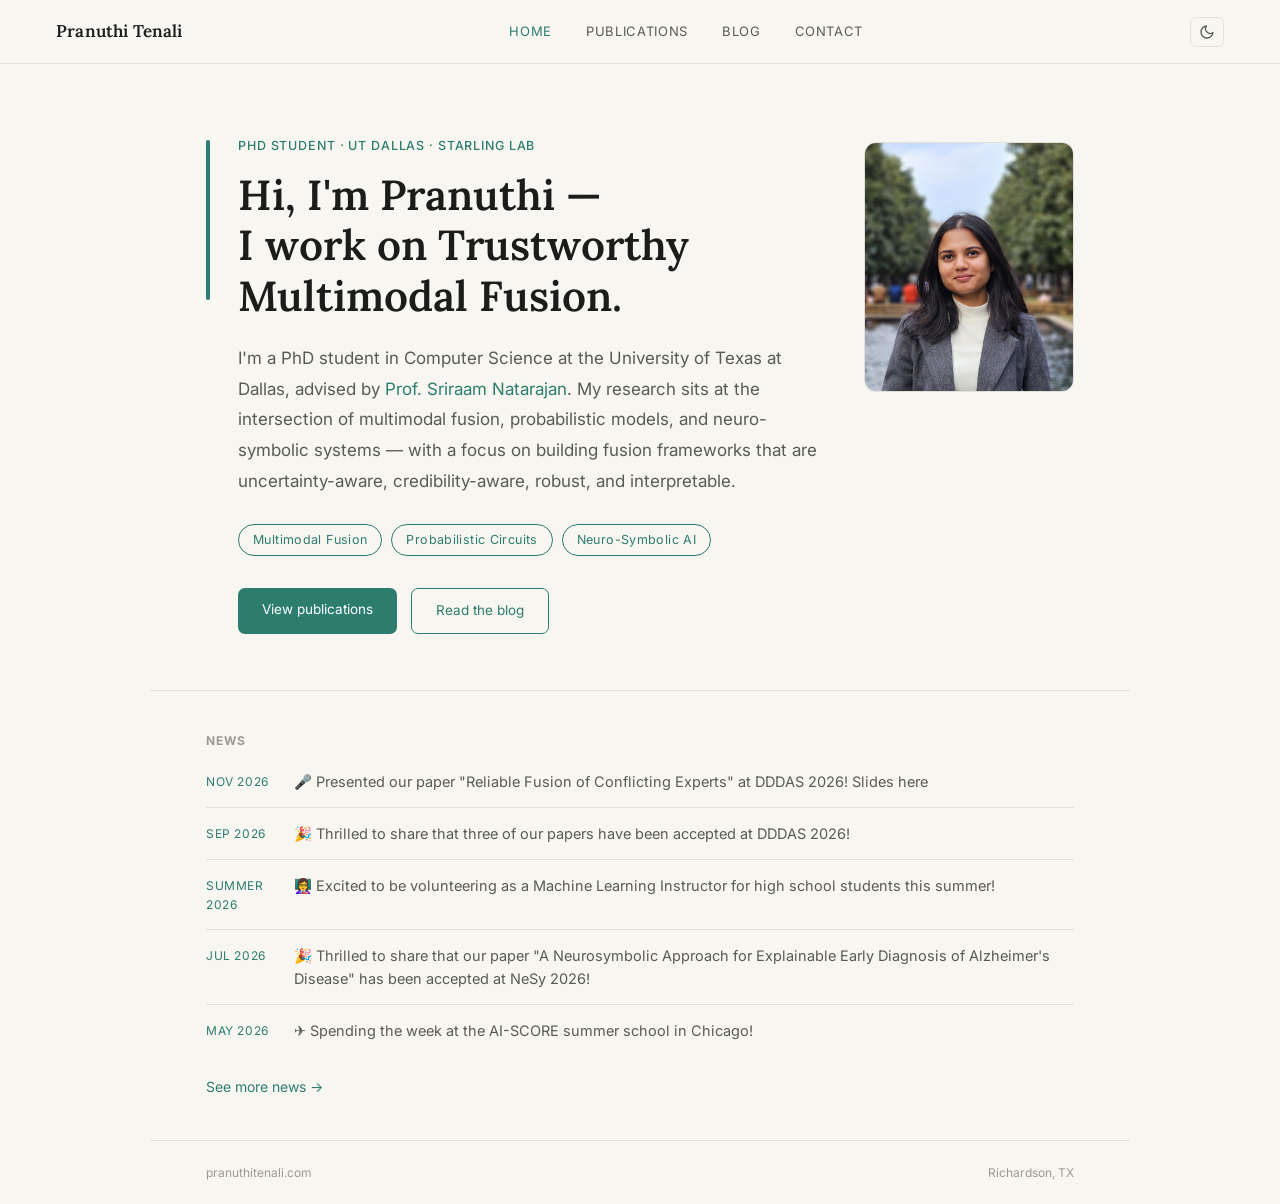
<file: index.html>
<!DOCTYPE html>
<html lang="en">
<head>
  <meta charset="UTF-8" />
  <meta name="viewport" content="width=device-width, initial-scale=1.0" />
  <title>Pranuthi Tenali</title>
  <link rel="stylesheet" href="css/style.css" />
  <link rel="stylesheet" href="css/animations.css" />
  <link rel="preconnect" href="https://fonts.googleapis.com" />
  <link rel="preconnect" href="https://fonts.gstatic.com" crossorigin />
  <link href="https://fonts.googleapis.com/css2?family=Lora:wght@400;600&family=Inter:wght@400;500&display=swap" rel="stylesheet" />
</head>
<body>

  <header class="nav">
    <a href="index.html" class="nav-logo">Pranuthi Tenali</a>
    <nav class="nav-links" aria-label="Main navigation">
      <a href="index.html" class="nav-link active">Home</a>
      <a href="publications.html" class="nav-link">Publications</a>
      <a href="blog.html" class="nav-link">Blog</a>
      <a href="contact.html" class="nav-link">Contact</a>
    </nav>
    <button class="theme-toggle" id="theme-toggle" aria-label="Toggle dark mode">
      <svg xmlns="http://www.w3.org/2000/svg" width="16" height="16" viewBox="0 0 24 24" fill="none" stroke="currentColor" stroke-width="2" stroke-linecap="round" stroke-linejoin="round" aria-hidden="true"><path d="M21 12.79A9 9 0 1 1 11.21 3 7 7 0 0 0 21 12.79z"/></svg>
    </button>
  </header>

  <main>
    <section class="hero">
      <div class="hero-rule" aria-hidden="true"></div>
      <div class="hero-text">
        <p class="role-tag">PhD Student · UT Dallas · StARLinG Lab</p>
        <h1 class="hero-name">Hi, I'm Pranuthi —<br>I work on Trustworthy Multimodal Fusion.</h1>
        <p class="hero-bio">
          I'm a PhD student in Computer Science at the University of Texas at Dallas, advised by
          <a href="https://personal.utdallas.edu/~sriraam.natarajan/" target="_blank" rel="noopener" class="text-link">Prof. Sriraam Natarajan</a>.
          My research sits at the intersection of multimodal fusion, probabilistic models, and neuro-symbolic systems —
          with a focus on building fusion frameworks that are uncertainty-aware, credibility-aware, robust, and interpretable.
        </p>
        <ul class="hero-tags" aria-label="Research areas">
          <li class="tag">Multimodal Fusion</li>
          <li class="tag">Probabilistic Circuits</li>
          <li class="tag">Neuro-Symbolic AI</li>
        </ul>
        <div class="cta-row">
          <a href="publications.html" class="btn btn-fill">View publications</a>
          <a href="blog.html" class="btn btn-out">Read the blog</a>
        </div>
      </div>
      <div class="headshot-wrap">
        <img
          src="assets/images/headshot.jpg"
          alt="Pranuthi Tenali"
          class="headshot"
          onerror="this.style.display='none'; this.nextElementSibling.style.display='flex';"
        />
        <div class="headshot-placeholder" aria-hidden="true">
          <svg xmlns="http://www.w3.org/2000/svg" width="32" height="32" viewBox="0 0 24 24" fill="none" stroke="currentColor" stroke-width="1.5" stroke-linecap="round" stroke-linejoin="round"><path d="M20 21v-2a4 4 0 0 0-4-4H8a4 4 0 0 0-4 4v2"/><circle cx="12" cy="7" r="4"/></svg>
          <span>Your photo<br>goes here</span>
        </div>
      </div>
    </section>

    <section class="section">
      <h2 class="sec-label">News</h2>
      <ul class="news-list">
        <li class="news-item">
          <p class="news-date">Nov 2026</p>
          <p class="news-text">🎤 Presented our paper "Reliable Fusion of Conflicting Experts" at DDDAS 2026! Slides <a href="assets/pdfs/DDDAS.pdf" target="_blank" rel="noopener">here</a></p>
        </li>
        <li class="news-item">
          <p class="news-date">Sep 2026</p>
          <p class="news-text">🎉 Thrilled to share that three of our papers have been accepted at DDDAS 2026!</p>
        </li>
        <li class="news-item">
          <p class="news-date">Summer 2026</p>
          <p class="news-text">👩‍🏫 Excited to be volunteering as a Machine Learning Instructor for high school students this summer!</p>
        </li>
        <li class="news-item">
          <p class="news-date">Jul 2026</p>
          <p class="news-text">🎉 Thrilled to share that our paper "A Neurosymbolic Approach for Explainable Early Diagnosis of Alzheimer's Disease" has been accepted at NeSy 2026!</p>
        </li>
        <li class="news-item">
          <p class="news-date">May 2026</p>
          <p class="news-text">✈️ Spending the week at the AI-SCORE summer school in Chicago!</p>
        </li>
      </ul>
      <a href="news.html" class="see-all-link">See more news →</a>
    </section>
  </main>

  <footer class="footer">
    <span class="footer-text">pranuthitenali.com</span>
    <span class="footer-text">Richardson, TX</span>
  </footer>

  <script src="js/main.js"></script>
</body>
</html>
</file>
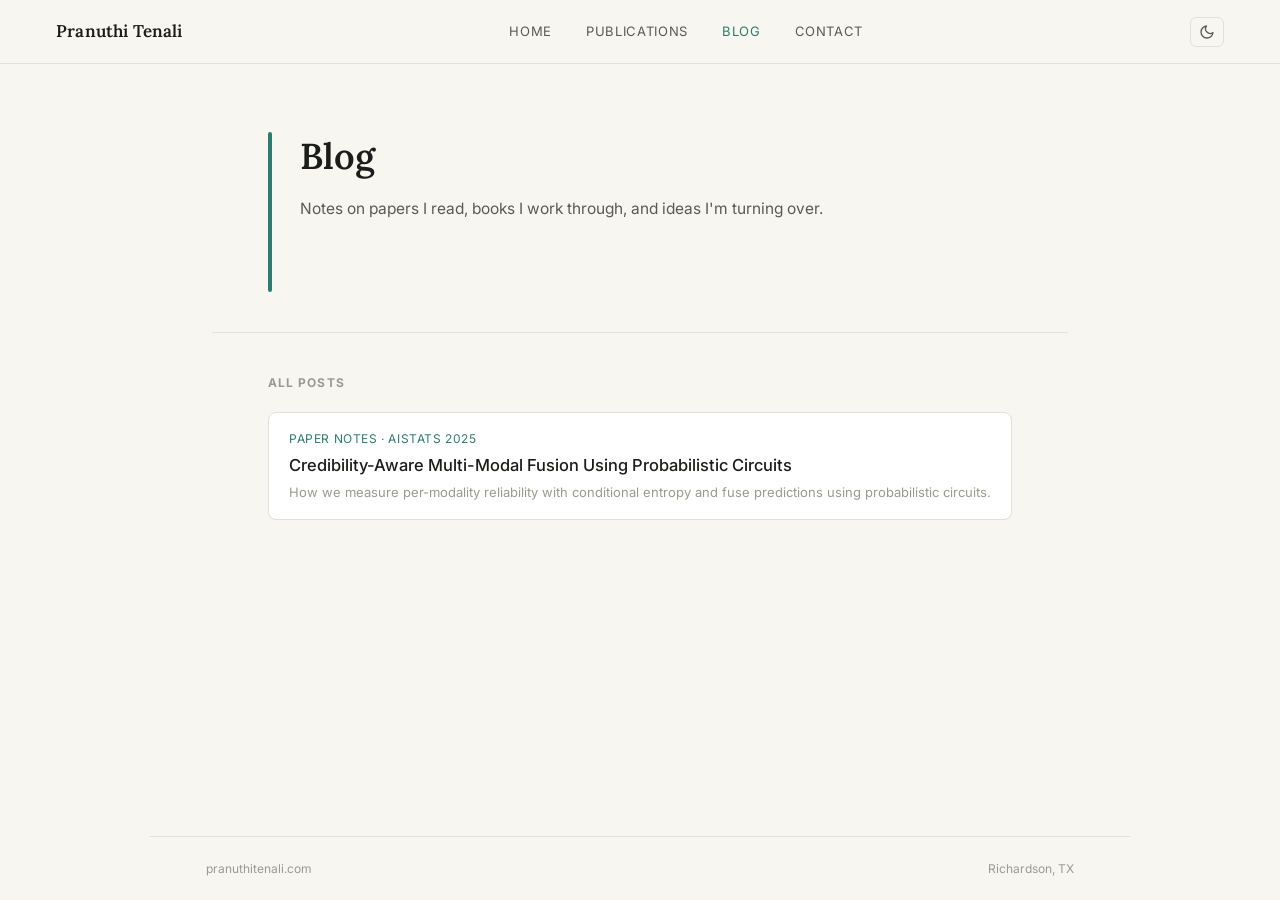
<file: blog.html>
<!DOCTYPE html>
<html lang="en">
<head>
  <meta charset="UTF-8" />
  <meta name="viewport" content="width=device-width, initial-scale=1.0" />
  <title>Blog · Pranuthi Tenali</title>
  <link rel="stylesheet" href="css/style.css" />
  <link rel="stylesheet" href="css/animations.css" />
  <link rel="preconnect" href="https://fonts.googleapis.com" />
  <link rel="preconnect" href="https://fonts.gstatic.com" crossorigin />
  <link href="https://fonts.googleapis.com/css2?family=Lora:wght@400;600&family=Inter:wght@400;500&display=swap" rel="stylesheet" />
</head>
<body>

  <header class="nav">
    <a href="index.html" class="nav-logo">Pranuthi Tenali</a>
    <nav class="nav-links" aria-label="Main navigation">
      <a href="index.html" class="nav-link">Home</a>
      <a href="publications.html" class="nav-link">Publications</a>
      <a href="blog.html" class="nav-link active">Blog</a>
      <a href="contact.html" class="nav-link">Contact</a>
    </nav>
    <button class="theme-toggle" id="theme-toggle" aria-label="Toggle dark mode">
      <svg xmlns="http://www.w3.org/2000/svg" width="16" height="16" viewBox="0 0 24 24" fill="none" stroke="currentColor" stroke-width="2" stroke-linecap="round" stroke-linejoin="round" aria-hidden="true"><path d="M21 12.79A9 9 0 1 1 11.21 3 7 7 0 0 0 21 12.79z"/></svg>
    </button>
  </header>

  <main class="page-main">
    <div class="page-header">
      <div class="hero-rule" aria-hidden="true"></div>
      <div>
        <h1 class="page-title">Blog</h1>
        <p class="page-subtitle">Notes on papers I read, books I work through, and ideas I'm turning over.</p>
      </div>
    </div>

    <section class="section">
      <h2 class="sec-label">All posts</h2>

      <ul class="blog-list">
        <li class="blog-card">
          <a href="blog/credibility-aware-multimodal-fusion.html" class="blog-card-link">
            <p class="pub-venue">Paper notes · AISTATS 2025</p>
            <p class="blog-card-title">Credibility-Aware Multi-Modal Fusion Using Probabilistic Circuits</p>
            <p class="pub-meta">How we measure per-modality reliability with conditional entropy and fuse predictions using probabilistic circuits.</p>
          </a>
        </li>
      </ul>
    </section>
  </main>

  <footer class="footer">
    <span class="footer-text">pranuthitenali.com</span>
    <span class="footer-text">Richardson, TX</span>
  </footer>

  <script src="js/main.js"></script>
</body>
</html>
</file>
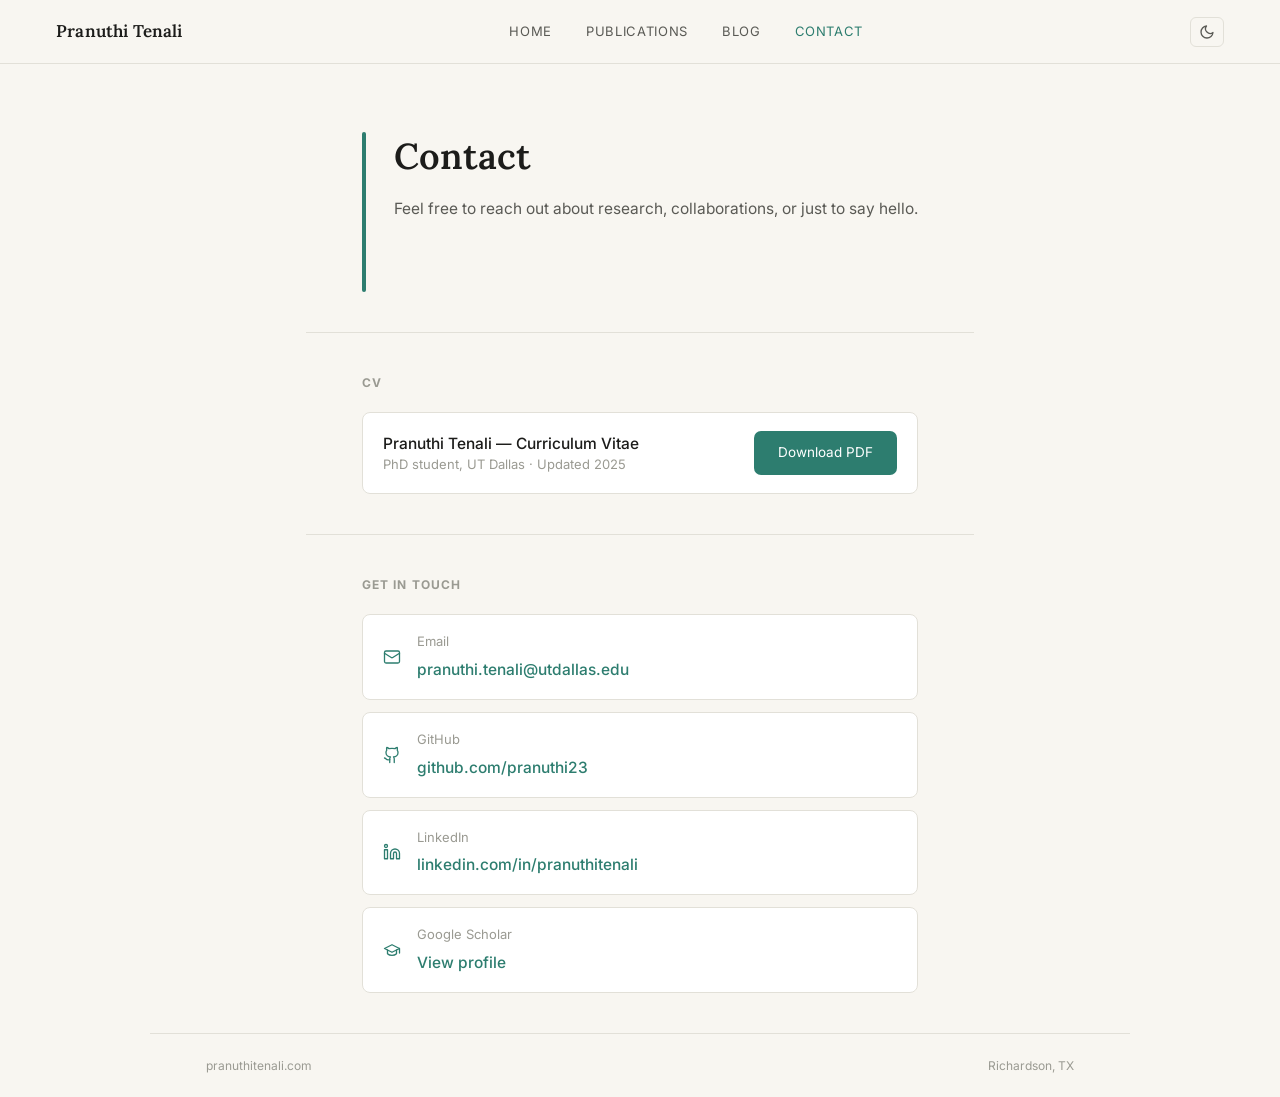
<file: contact.html>
<!DOCTYPE html>
<html lang="en">
<head>
  <meta charset="UTF-8" />
  <meta name="viewport" content="width=device-width, initial-scale=1.0" />
  <title>Contact · Pranuthi Tenali</title>
  <link rel="stylesheet" href="css/style.css" />
  <link rel="stylesheet" href="css/animations.css" />
  <link rel="preconnect" href="https://fonts.googleapis.com" />
  <link rel="preconnect" href="https://fonts.gstatic.com" crossorigin />
  <link href="https://fonts.googleapis.com/css2?family=Lora:wght@400;600&family=Inter:wght@400;500&display=swap" rel="stylesheet" />
</head>
<body>

  <header class="nav">
    <a href="index.html" class="nav-logo">Pranuthi Tenali</a>
    <nav class="nav-links" aria-label="Main navigation">
      <a href="index.html" class="nav-link">Home</a>
      <a href="publications.html" class="nav-link">Publications</a>
      <a href="blog.html" class="nav-link">Blog</a>
      <a href="contact.html" class="nav-link active">Contact</a>
    </nav>
    <button class="theme-toggle" id="theme-toggle" aria-label="Toggle dark mode">
      <svg xmlns="http://www.w3.org/2000/svg" width="16" height="16" viewBox="0 0 24 24" fill="none" stroke="currentColor" stroke-width="2" stroke-linecap="round" stroke-linejoin="round" aria-hidden="true"><path d="M21 12.79A9 9 0 1 1 11.21 3 7 7 0 0 0 21 12.79z"/></svg>
    </button>
  </header>

  <main class="page-main">
    <div class="page-header">
      <div class="hero-rule" aria-hidden="true"></div>
      <div>
        <h1 class="page-title">Contact</h1>
        <p class="page-subtitle">Feel free to reach out about research, collaborations, or just to say hello.</p>
      </div>
    </div>

    <section class="section">
      <h2 class="sec-label">CV</h2>
      <div class="cv-card">
        <div class="cv-card-text">
          <p class="pub-title" style="margin: 0;">Pranuthi Tenali — Curriculum Vitae</p>
          <p class="pub-meta">PhD student, UT Dallas · Updated 2025</p>
        </div>
        <!-- Replace href with the actual path to your CV PDF -->
        <a href="assets/pranuthi-tenali-cv.pdf" download class="btn btn-fill">Download PDF</a>
      </div>
    </section>

    <section class="section">
      <h2 class="sec-label">Get in touch</h2>
      <ul class="contact-list">
        <li class="contact-item">
          <svg class="contact-icon" xmlns="http://www.w3.org/2000/svg" width="18" height="18" viewBox="0 0 24 24" fill="none" stroke="currentColor" stroke-width="1.75" stroke-linecap="round" stroke-linejoin="round" aria-hidden="true"><rect width="20" height="16" x="2" y="4" rx="2"/><path d="m22 7-8.97 5.7a1.94 1.94 0 0 1-2.06 0L2 7"/></svg>
          <div>
            <p class="contact-label">Email</p>
            <a href="mailto:pranuthi.tenali@utdallas.edu" class="contact-value text-link">pranuthi.tenali@utdallas.edu</a>
          </div>
        </li>
        <li class="contact-item">
          <svg class="contact-icon" xmlns="http://www.w3.org/2000/svg" width="18" height="18" viewBox="0 0 24 24" fill="none" stroke="currentColor" stroke-width="1.75" stroke-linecap="round" stroke-linejoin="round" aria-hidden="true"><path d="M15 22v-4a4.8 4.8 0 0 0-1-3.5c3 0 6-2 6-5.5.08-1.25-.27-2.48-1-3.5.28-1.15.28-2.35 0-3.5 0 0-1 0-3 1.5-2.64-.5-5.36-.5-8 0C6 2 5 2 5 2c-.3 1.15-.3 2.35 0 3.5A5.403 5.403 0 0 0 4 9c0 3.5 3 5.5 6 5.5-.39.49-.68 1.05-.85 1.65-.17.6-.22 1.23-.15 1.85v4"/><path d="M9 18c-4.51 2-5-2-7-2"/></svg>
          <div>
            <p class="contact-label">GitHub</p>
            <a href="https://github.com/pranuthi23" target="_blank" rel="noopener" class="contact-value text-link">github.com/pranuthi23</a>
          </div>
        </li>
        <li class="contact-item">
          <svg class="contact-icon" xmlns="http://www.w3.org/2000/svg" width="18" height="18" viewBox="0 0 24 24" fill="none" stroke="currentColor" stroke-width="1.75" stroke-linecap="round" stroke-linejoin="round" aria-hidden="true"><path d="M16 8a6 6 0 0 1 6 6v7h-4v-7a2 2 0 0 0-2-2 2 2 0 0 0-2 2v7h-4v-7a6 6 0 0 1 6-6z"/><rect width="4" height="12" x="2" y="9"/><circle cx="4" cy="4" r="2"/></svg>
          <div>
            <p class="contact-label">LinkedIn</p>
            <a href="https://linkedin.com/in/pranuthitenali" target="_blank" rel="noopener" class="contact-value text-link">linkedin.com/in/pranuthitenali</a>
          </div>
        </li>
        <li class="contact-item">
          <svg class="contact-icon" xmlns="http://www.w3.org/2000/svg" width="18" height="18" viewBox="0 0 24 24" fill="none" stroke="currentColor" stroke-width="1.75" stroke-linecap="round" stroke-linejoin="round" aria-hidden="true"><path d="M22 10v6M2 10l10-5 10 5-10 5z"/><path d="M6 12v5c3 3 9 3 12 0v-5"/></svg>
          <div>
            <p class="contact-label">Google Scholar</p>
            <a href="https://scholar.google.com/citations?user=r4F1u1AAAAAJ&hl=en" target="_blank" rel="noopener" class="contact-value text-link">View profile</a>
          </div>
        </li>
      </ul>
    </section>
  </main>

  <footer class="footer">
    <span class="footer-text">pranuthitenali.com</span>
    <span class="footer-text">Richardson, TX</span>
  </footer>

  <script src="js/main.js"></script>
</body>
</html>
</file>
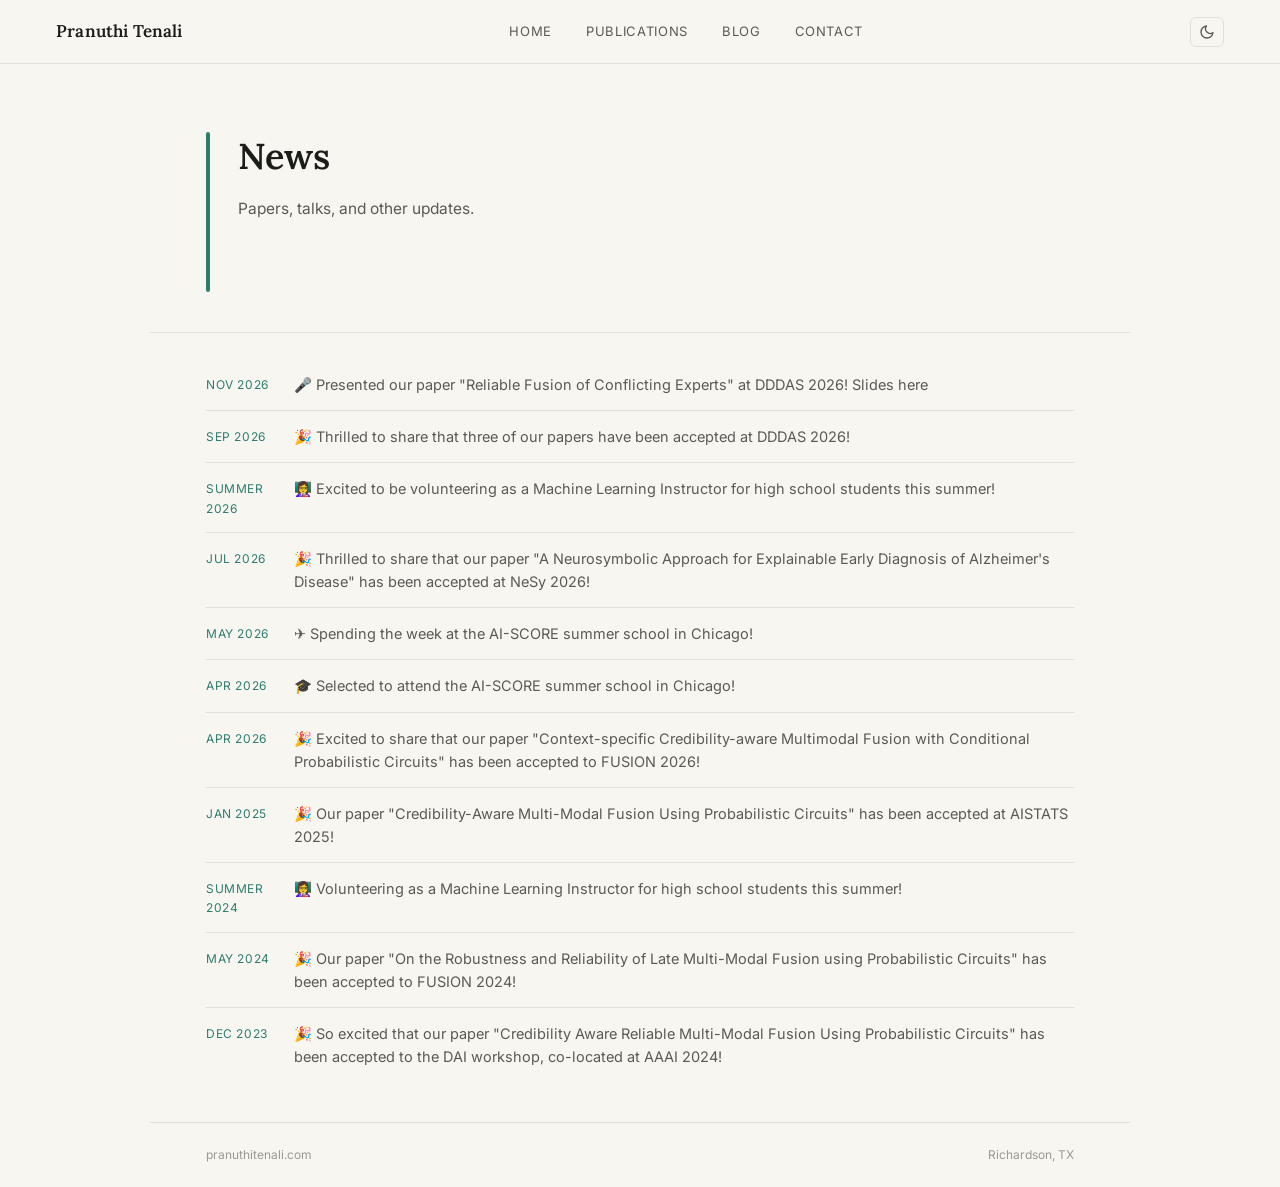
<file: news.html>
<!DOCTYPE html>
<html lang="en">
<head>
  <meta charset="UTF-8" />
  <meta name="viewport" content="width=device-width, initial-scale=1.0" />
  <title>News · Pranuthi Tenali</title>
  <link rel="stylesheet" href="css/style.css" />
  <link rel="stylesheet" href="css/animations.css" />
  <link rel="preconnect" href="https://fonts.googleapis.com" />
  <link rel="preconnect" href="https://fonts.gstatic.com" crossorigin />
  <link href="https://fonts.googleapis.com/css2?family=Lora:wght@400;600&family=Inter:wght@400;500&display=swap" rel="stylesheet" />
</head>
<body>

  <header class="nav">
    <a href="index.html" class="nav-logo">Pranuthi Tenali</a>
    <nav class="nav-links" aria-label="Main navigation">
      <a href="index.html" class="nav-link">Home</a>
      <a href="publications.html" class="nav-link">Publications</a>
      <a href="blog.html" class="nav-link">Blog</a>
      <a href="contact.html" class="nav-link">Contact</a>
    </nav>
    <button class="theme-toggle" id="theme-toggle" aria-label="Toggle dark mode">
      <svg xmlns="http://www.w3.org/2000/svg" width="16" height="16" viewBox="0 0 24 24" fill="none" stroke="currentColor" stroke-width="2" stroke-linecap="round" stroke-linejoin="round" aria-hidden="true"><path d="M21 12.79A9 9 0 1 1 11.21 3 7 7 0 0 0 21 12.79z"/></svg>
    </button>
  </header>

  <main class="page-main">
    <div class="page-header">
      <div class="hero-rule" aria-hidden="true"></div>
      <div>
        <h1 class="page-title">News</h1>
        <p class="page-subtitle">Papers, talks, and other updates.</p>
      </div>
    </div>

    <section class="section">
      <ul class="news-list">
        <li class="news-item">
          <p class="news-date">Nov 2026</p>
          <p class="news-text">🎤 Presented our paper "Reliable Fusion of Conflicting Experts" at DDDAS 2026! Slides <a href="assets/pdfs/DDDAS.pdf" target="_blank" rel="noopener">here</a></p>
        </li>
        <li class="news-item">
          <p class="news-date">Sep 2026</p>
          <p class="news-text">🎉 Thrilled to share that three of our papers have been accepted at DDDAS 2026!</p>
        </li>
        <li class="news-item">
          <p class="news-date">Summer 2026</p>
          <p class="news-text">👩‍🏫 Excited to be volunteering as a Machine Learning Instructor for high school students this summer!</p>
        </li>
        <li class="news-item">
          <p class="news-date">Jul 2026</p>
          <p class="news-text">🎉 Thrilled to share that our paper "A Neurosymbolic Approach for Explainable Early Diagnosis of Alzheimer's Disease" has been accepted at NeSy 2026!</p>
        </li>
        <li class="news-item">
          <p class="news-date">May 2026</p>
          <p class="news-text">✈️ Spending the week at the AI-SCORE summer school in Chicago!</p>
        </li>
        <li class="news-item">
          <p class="news-date">Apr 2026</p>
          <p class="news-text">🎓 Selected to attend the AI-SCORE summer school in Chicago!</p>
        </li>
        <li class="news-item">
          <p class="news-date">Apr 2026</p>
          <p class="news-text">🎉 Excited to share that our paper "Context-specific Credibility-aware Multimodal Fusion with Conditional Probabilistic Circuits" has been accepted to FUSION 2026!</p>
        </li>
        <li class="news-item">
          <p class="news-date">Jan 2025</p>
          <p class="news-text">🎉 Our paper "Credibility-Aware Multi-Modal Fusion Using Probabilistic Circuits" has been accepted at AISTATS 2025!</p>
        </li>
        <li class="news-item">
          <p class="news-date">Summer 2024</p>
          <p class="news-text">👩‍🏫 Volunteering as a Machine Learning Instructor for high school students this summer!</p>
        </li>
        <li class="news-item">
          <p class="news-date">May 2024</p>
          <p class="news-text">🎉 Our paper "On the Robustness and Reliability of Late Multi-Modal Fusion using Probabilistic Circuits" has been accepted to FUSION 2024!</p>
        </li>
        <li class="news-item">
          <p class="news-date">Dec 2023</p>
          <p class="news-text">🎉 So excited that our paper "Credibility Aware Reliable Multi-Modal Fusion Using Probabilistic Circuits" has been accepted to the DAI workshop, co-located at AAAI 2024!</p>
        </li>
      </ul>
    </section>
  </main>

  <footer class="footer">
    <span class="footer-text">pranuthitenali.com</span>
    <span class="footer-text">Richardson, TX</span>
  </footer>

  <script src="js/main.js"></script>
</body>
</html>
</file>
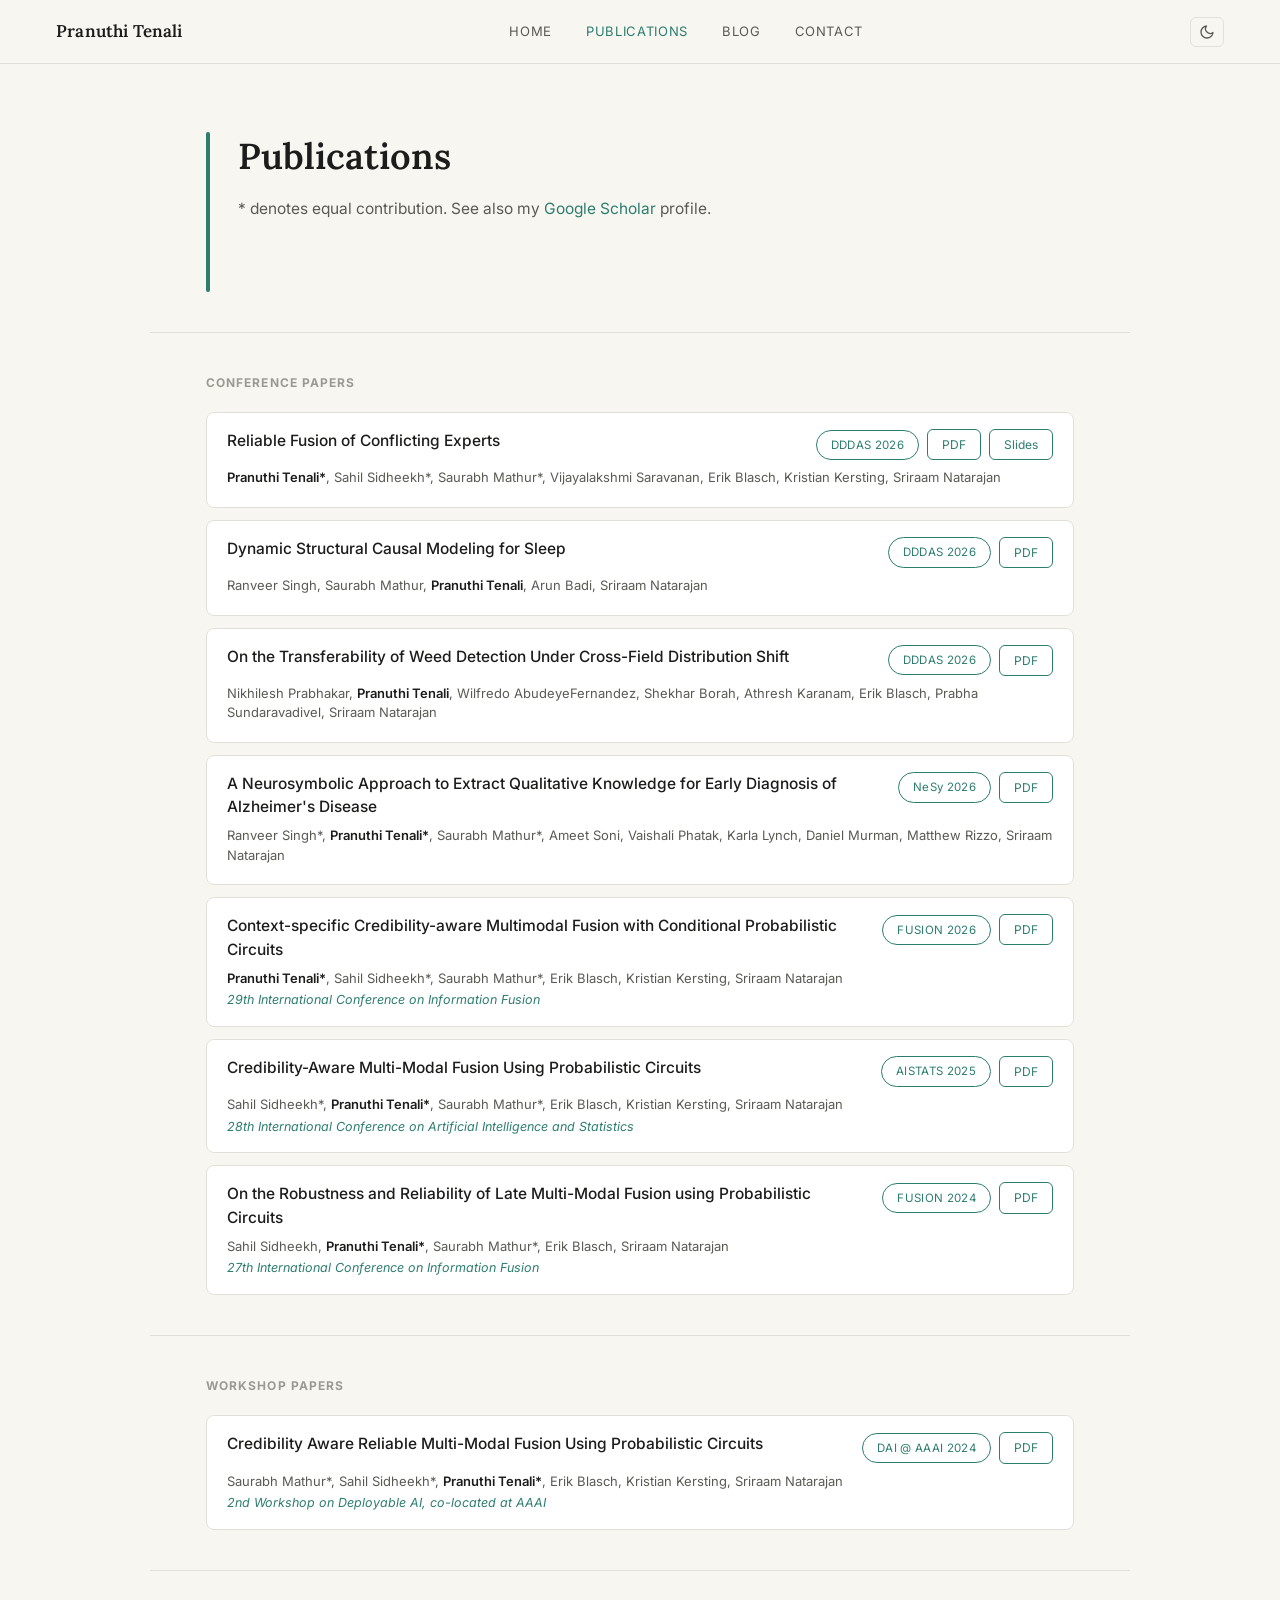
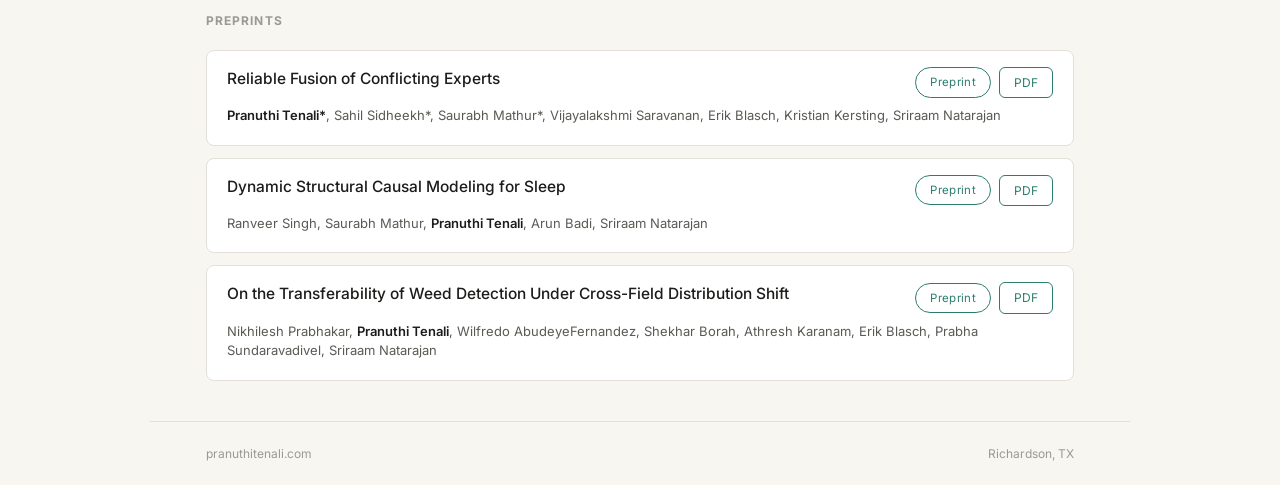
<file: publications.html>
<!DOCTYPE html>
<html lang="en">
<head>
  <meta charset="UTF-8" />
  <meta name="viewport" content="width=device-width, initial-scale=1.0" />
  <title>Publications · Pranuthi Tenali</title>
  <link rel="stylesheet" href="css/style.css" />
  <link rel="stylesheet" href="css/animations.css" />
  <link rel="preconnect" href="https://fonts.googleapis.com" />
  <link rel="preconnect" href="https://fonts.gstatic.com" crossorigin />
  <link href="https://fonts.googleapis.com/css2?family=Lora:wght@400;600&family=Inter:wght@400;500&display=swap" rel="stylesheet" />
</head>
<body>

  <header class="nav">
    <a href="index.html" class="nav-logo">Pranuthi Tenali</a>
    <nav class="nav-links" aria-label="Main navigation">
      <a href="index.html" class="nav-link">Home</a>
      <a href="publications.html" class="nav-link active">Publications</a>
      <a href="blog.html" class="nav-link">Blog</a>
      <a href="contact.html" class="nav-link">Contact</a>
    </nav>
    <button class="theme-toggle" id="theme-toggle" aria-label="Toggle dark mode">
      <svg xmlns="http://www.w3.org/2000/svg" width="16" height="16" viewBox="0 0 24 24" fill="none" stroke="currentColor" stroke-width="2" stroke-linecap="round" stroke-linejoin="round" aria-hidden="true"><path d="M21 12.79A9 9 0 1 1 11.21 3 7 7 0 0 0 21 12.79z"/></svg>
    </button>
  </header>

  <main class="page-main">
    <div class="page-header">
      <div class="hero-rule" aria-hidden="true"></div>
      <div>
        <h1 class="page-title">Publications</h1>
        <p class="page-subtitle">* denotes equal contribution. See also my <a href="https://scholar.google.com/citations?user=r4F1u1AAAAAJ&hl=en" target="_blank" rel="noopener" class="text-link">Google Scholar</a> profile.</p>
      </div>
    </div>

    <section class="section">
      <h2 class="sec-label">Conference papers</h2>
      <ul class="pub-list">
        <li class="pub">
          <div class="pub-title-row">
            <p class="pub-title">Reliable Fusion of Conflicting Experts</p>
            <div class="pub-actions">
              <span class="pub-venue-tag">DDDAS 2026</span>
              <!-- TODO: replace # with the PDF path or URL -->
              <a href="https://arxiv.org/abs/2609.27913" class="pub-pdf-btn">PDF</a>
              <a href="assets/pdfs/DDDAS.pdf" class="pub-pdf-btn">Slides</a>
            </div>
          </div>
          <p class="pub-authors"><span class="pub-author-self">Pranuthi Tenali*</span>, Sahil Sidheekh*, Saurabh Mathur*, Vijayalakshmi Saravanan, Erik Blasch, Kristian Kersting, Sriraam Natarajan</p>
        </li>

        <li class="pub">
          <div class="pub-title-row">
            <p class="pub-title">Dynamic Structural Causal Modeling for Sleep</p>
            <div class="pub-actions">
              <span class="pub-venue-tag">DDDAS 2026</span>
              <!-- TODO: replace # with the PDF path or URL -->
              <a href="https://arxiv.org/abs/2608.20285" class="pub-pdf-btn">PDF</a>
            </div>
          </div>
          <p class="pub-authors">Ranveer Singh, Saurabh Mathur, <span class="pub-author-self">Pranuthi Tenali</span>, Arun Badi, Sriraam Natarajan</p>
        </li>

        <li class="pub">
          <div class="pub-title-row">
            <p class="pub-title">On the Transferability of Weed Detection Under Cross-Field Distribution Shift</p>
            <div class="pub-actions">
              <span class="pub-venue-tag">DDDAS 2026</span>
              <!-- TODO: replace # with the PDF path or URL -->
              <a href="https://arxiv.org/abs/2608.21254" class="pub-pdf-btn">PDF</a>
            </div>
          </div>
          <p class="pub-authors">Nikhilesh Prabhakar, <span class="pub-author-self">Pranuthi Tenali</span>, Wilfredo AbudeyeFernandez, Shekhar Borah, Athresh Karanam, Erik Blasch, Prabha Sundaravadivel, Sriraam Natarajan</p>
        </li>

        <li class="pub">
          <div class="pub-title-row">
            <p class="pub-title">A Neurosymbolic Approach to Extract Qualitative Knowledge for Early Diagnosis of Alzheimer's Disease</p>
            <div class="pub-actions">
              <span class="pub-venue-tag">NeSy 2026</span>
              <!-- TODO: replace # with the PDF path or URL -->
              <a href="https://arxiv.org/abs/2607.29530" class="pub-pdf-btn">PDF</a>
            </div>
          </div>
          <p class="pub-authors">Ranveer Singh*, <span class="pub-author-self">Pranuthi Tenali*</span>, Saurabh Mathur*, Ameet Soni, Vaishali Phatak, Karla Lynch, Daniel Murman, Matthew Rizzo, Sriraam Natarajan</p>
        </li>

        <li class="pub">
          <div class="pub-title-row">
            <p class="pub-title">Context-specific Credibility-aware Multimodal Fusion with Conditional Probabilistic Circuits</p>
            <div class="pub-actions">
              <span class="pub-venue-tag">FUSION 2026</span>
              <!-- TODO: replace # with the PDF path or URL -->
              <a href="https://arxiv.org/pdf/2603.26629" class="pub-pdf-btn">PDF</a>
            </div>
          </div>
          <p class="pub-authors"><span class="pub-author-self">Pranuthi Tenali*</span>, Sahil Sidheekh*, Saurabh Mathur*, Erik Blasch, Kristian Kersting, Sriraam Natarajan</p>
          <p class="pub-venue-full">29th International Conference on Information Fusion</p>
        </li>
        <li class="pub">
          <div class="pub-title-row">
            <p class="pub-title">Credibility-Aware Multi-Modal Fusion Using Probabilistic Circuits</p>
            <div class="pub-actions">
              <span class="pub-venue-tag">AISTATS 2025</span>
              <a href="https://arxiv.org/abs/2403.03281" class="pub-pdf-btn">PDF</a>
            </div>
          </div>
          <p class="pub-authors">Sahil Sidheekh*, <span class="pub-author-self">Pranuthi Tenali*</span>, Saurabh Mathur*, Erik Blasch, Kristian Kersting, Sriraam Natarajan</p>
          <p class="pub-venue-full">28th International Conference on Artificial Intelligence and Statistics</p>
        </li>
        <li class="pub">
          <div class="pub-title-row">
            <p class="pub-title">On the Robustness and Reliability of Late Multi-Modal Fusion using Probabilistic Circuits</p>
            <div class="pub-actions">
              <span class="pub-venue-tag">FUSION 2024</span>
              <!-- TODO: replace # with the PDF path or URL -->
              <a href="https://ieeexplore.ieee.org/document/10706372" class="pub-pdf-btn">PDF</a>
            </div>
          </div>
          <p class="pub-authors">Sahil Sidheekh, <span class="pub-author-self">Pranuthi Tenali*</span>, Saurabh Mathur*, Erik Blasch, Sriraam Natarajan</p>
          <p class="pub-venue-full">27th International Conference on Information Fusion</p>
        </li>
      </ul>
    </section>

    <section class="section">
      <h2 class="sec-label">Workshop papers</h2>
      <ul class="pub-list">
        <li class="pub">
          <div class="pub-title-row">
            <p class="pub-title">Credibility Aware Reliable Multi-Modal Fusion Using Probabilistic Circuits</p>
            <div class="pub-actions">
              <span class="pub-venue-tag">DAI @ AAAI 2024</span>
              <!-- TODO: replace # with the PDF path or URL -->
              <a href="https://starling-lab.github.io/assets/pdfs/credibility_dai2024.pdf" class="pub-pdf-btn">PDF</a>
            </div>
          </div>
          <p class="pub-authors">Saurabh Mathur*, Sahil Sidheekh*, <span class="pub-author-self">Pranuthi Tenali*</span>, Erik Blasch, Kristian Kersting, Sriraam Natarajan</p>
          <p class="pub-venue-full">2nd Workshop on Deployable AI, co-located at AAAI</p>
        </li>
      </ul>
    </section>

    <section class="section">
      <h2 class="sec-label">Preprints</h2>
      <ul class="pub-list">
        <li class="pub">
          <div class="pub-title-row">
            <p class="pub-title">Reliable Fusion of Conflicting Experts</p>
            <div class="pub-actions">
              <span class="pub-venue-tag">Preprint</span>
              <!-- TODO: replace # with the PDF path or URL -->
              <a href="#" class="pub-pdf-btn">PDF</a>
            </div>
          </div>
          <p class="pub-authors"><span class="pub-author-self">Pranuthi Tenali*</span>, Sahil Sidheekh*, Saurabh Mathur*, Vijayalakshmi Saravanan, Erik Blasch, Kristian Kersting, Sriraam Natarajan</p>
        </li>

        <li class="pub">
          <div class="pub-title-row">
            <p class="pub-title">Dynamic Structural Causal Modeling for Sleep</p>
            <div class="pub-actions">
              <span class="pub-venue-tag">Preprint</span>
              <!-- TODO: replace # with the PDF path or URL -->
              <a href="#" class="pub-pdf-btn">PDF</a>
            </div>
          </div>
          <p class="pub-authors">Ranveer Singh, Saurabh Mathur, <span class="pub-author-self">Pranuthi Tenali</span>, Arun Badi, Sriraam Natarajan</p>
        </li>

        <li class="pub">
          <div class="pub-title-row">
            <p class="pub-title">On the Transferability of Weed Detection Under Cross-Field Distribution Shift</p>
            <div class="pub-actions">
              <span class="pub-venue-tag">Preprint</span>
              <!-- TODO: replace # with the PDF path or URL -->
              <a href="#" class="pub-pdf-btn">PDF</a>
            </div>
          </div>
          <p class="pub-authors">Nikhilesh Prabhakar, <span class="pub-author-self">Pranuthi Tenali</span>, Wilfredo AbudeyeFernandez, Shekhar Borah, Athresh Karanam, Erik Blasch, Prabha Sundaravadivel, Sriraam Natarajan</p>
        </li>
      </ul>
    </section>
  </main>

  <footer class="footer">
    <span class="footer-text">pranuthitenali.com</span>
    <span class="footer-text">Richardson, TX</span>
  </footer>

  <script src="js/main.js"></script>
</body>
</html>
</file>
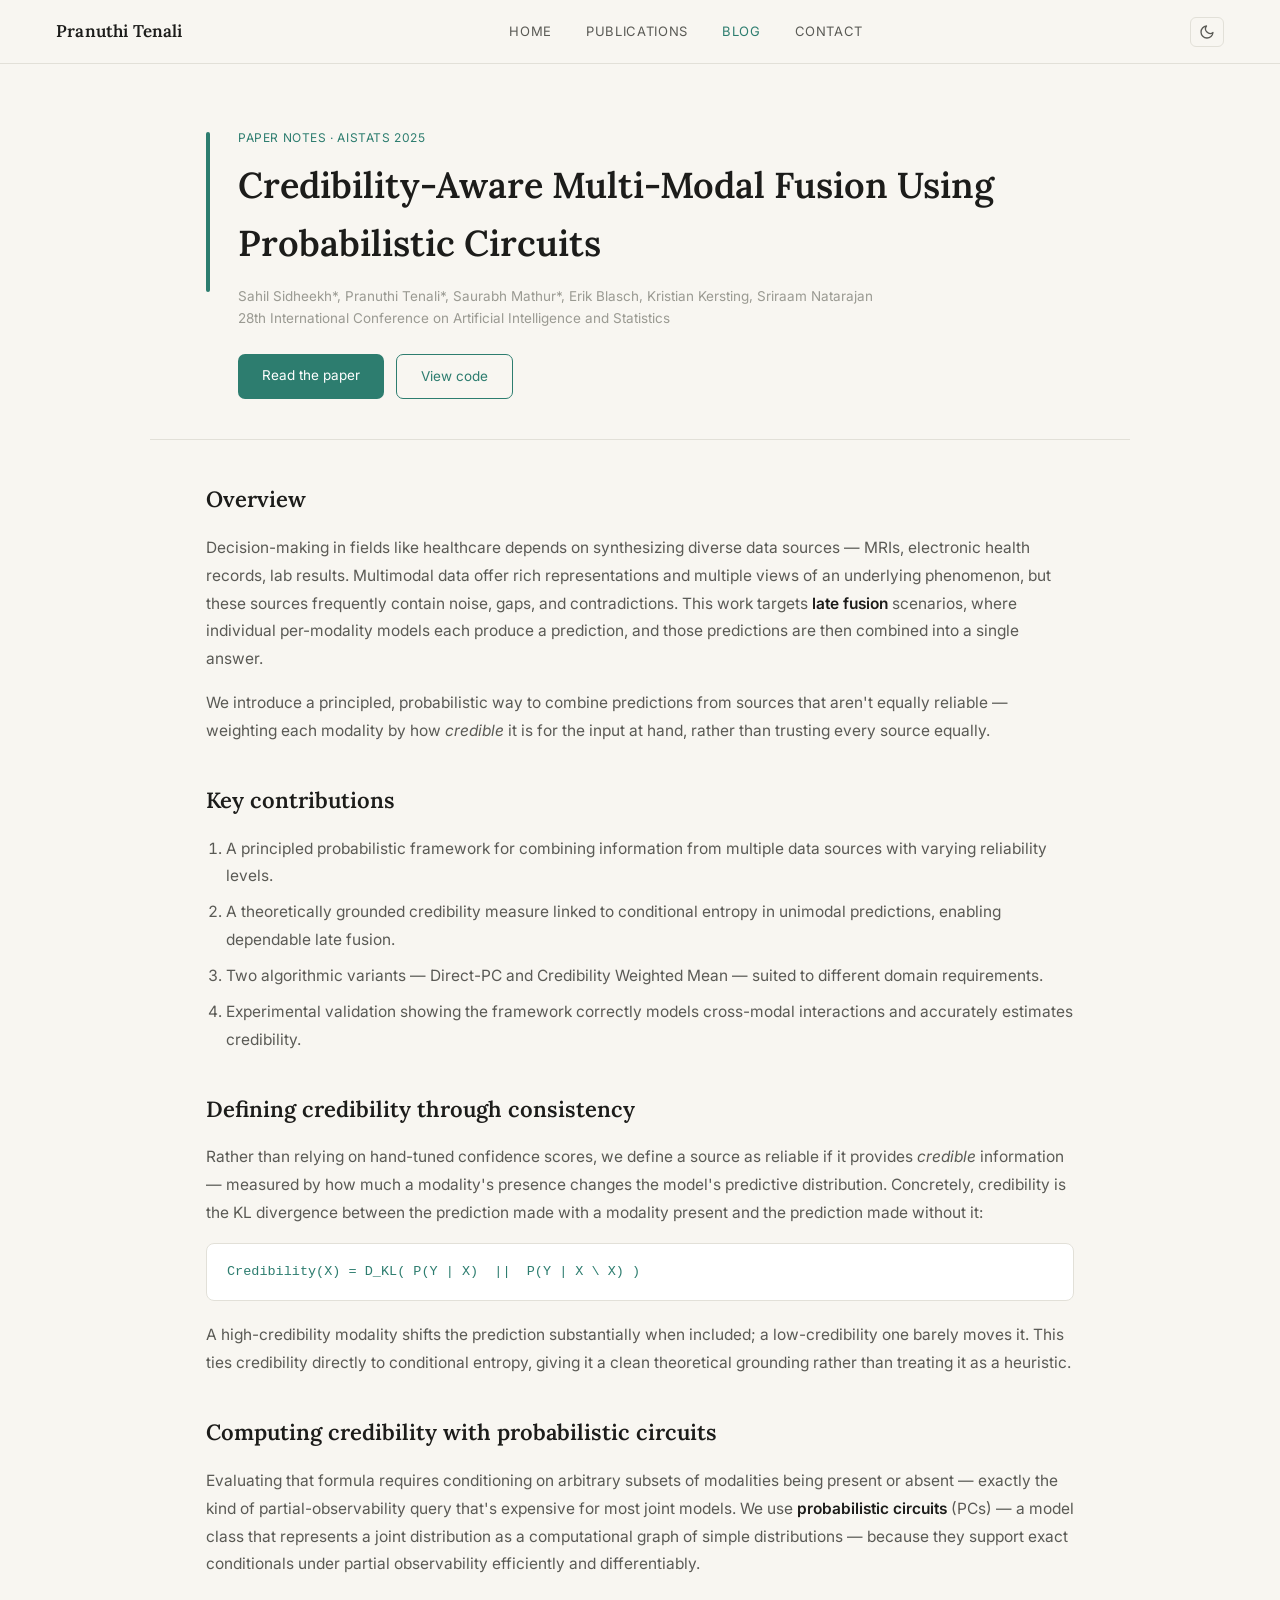
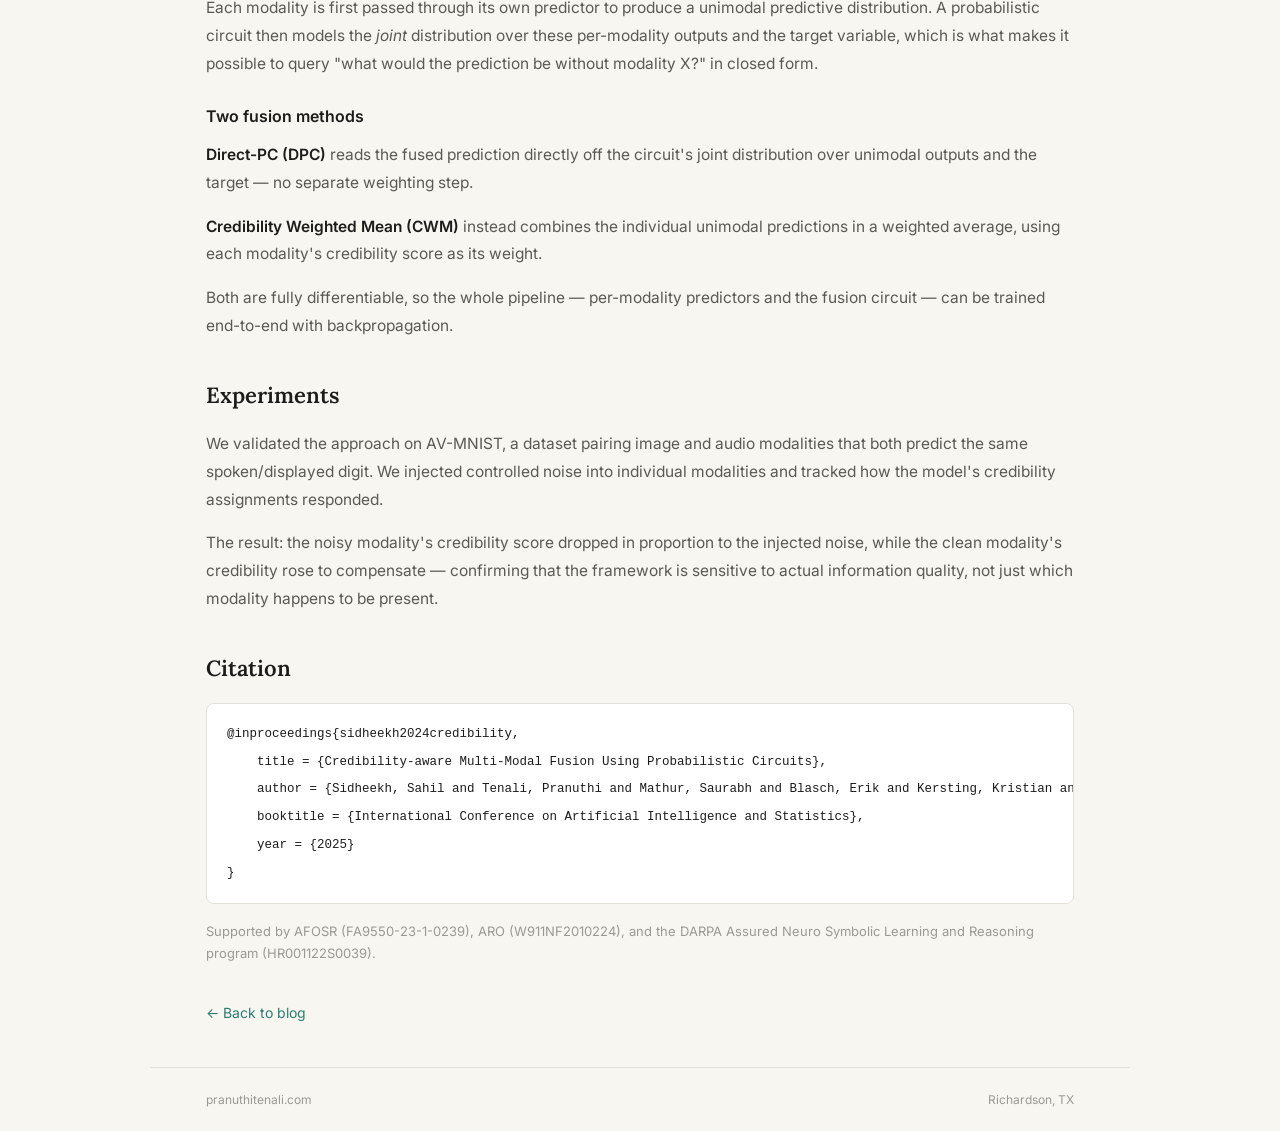
<file: blog/credibility-aware-multimodal-fusion.html>
<!DOCTYPE html>
<html lang="en">
<head>
  <meta charset="UTF-8" />
  <meta name="viewport" content="width=device-width, initial-scale=1.0" />
  <title>Credibility-Aware Multi-Modal Fusion Using Probabilistic Circuits · Pranuthi Tenali</title>
  <link rel="stylesheet" href="../css/style.css" />
  <link rel="stylesheet" href="../css/animations.css" />
  <link rel="preconnect" href="https://fonts.googleapis.com" />
  <link rel="preconnect" href="https://fonts.gstatic.com" crossorigin />
  <link href="https://fonts.googleapis.com/css2?family=Lora:wght@400;600&family=Inter:wght@400;500&display=swap" rel="stylesheet" />
</head>
<body>

  <header class="nav">
    <a href="../index.html" class="nav-logo">Pranuthi Tenali</a>
    <nav class="nav-links" aria-label="Main navigation">
      <a href="../index.html" class="nav-link">Home</a>
      <a href="../publications.html" class="nav-link">Publications</a>
      <a href="../blog.html" class="nav-link active">Blog</a>
      <a href="../contact.html" class="nav-link">Contact</a>
    </nav>
    <button class="theme-toggle" id="theme-toggle" aria-label="Toggle dark mode">
      <svg xmlns="http://www.w3.org/2000/svg" width="16" height="16" viewBox="0 0 24 24" fill="none" stroke="currentColor" stroke-width="2" stroke-linecap="round" stroke-linejoin="round" aria-hidden="true"><path d="M21 12.79A9 9 0 1 1 11.21 3 7 7 0 0 0 21 12.79z"/></svg>
    </button>
  </header>

  <main class="page-main">
    <div class="page-header">
      <div class="hero-rule" aria-hidden="true"></div>
      <div>
        <p class="pub-venue" style="margin-bottom: 10px;">Paper notes · AISTATS 2025</p>
        <h1 class="page-title">Credibility-Aware Multi-Modal Fusion Using Probabilistic Circuits</h1>
        <p class="post-meta">Sahil Sidheekh*, Pranuthi Tenali*, Saurabh Mathur*, Erik Blasch, Kristian Kersting, Sriraam Natarajan<br>28th International Conference on Artificial Intelligence and Statistics</p>
        <div class="post-resources">
          <a href="https://arxiv.org/abs/2403.03281" target="_blank" rel="noopener" class="btn btn-fill">Read the paper</a>
          <a href="https://github.com/Pranuthi23/Credibility_MultimodalData" target="_blank" rel="noopener" class="btn btn-out">View code</a>
        </div>
      </div>
    </div>

    <section class="section">
      <div class="post-body">
        <h2>Overview</h2>
        <p>
          Decision-making in fields like healthcare depends on synthesizing diverse data sources — MRIs, electronic
          health records, lab results. Multimodal data offer rich representations and multiple views of an
          underlying phenomenon, but these sources frequently contain noise, gaps, and contradictions. This work
          targets <strong>late fusion</strong> scenarios, where individual per-modality models each produce a
          prediction, and those predictions are then combined into a single answer.
        </p>
        <p>
          We introduce a principled, probabilistic way to combine predictions from sources that aren't equally
          reliable — weighting each modality by how <em>credible</em> it is for the input at hand, rather than
          trusting every source equally.
        </p>

        <h2>Key contributions</h2>
        <ol>
          <li>A principled probabilistic framework for combining information from multiple data sources with varying reliability levels.</li>
          <li>A theoretically grounded credibility measure linked to conditional entropy in unimodal predictions, enabling dependable late fusion.</li>
          <li>Two algorithmic variants — Direct-PC and Credibility Weighted Mean — suited to different domain requirements.</li>
          <li>Experimental validation showing the framework correctly models cross-modal interactions and accurately estimates credibility.</li>
        </ol>

        <h2>Defining credibility through consistency</h2>
        <p>
          Rather than relying on hand-tuned confidence scores, we define a source as reliable if it provides
          <em>credible</em> information — measured by how much a modality's presence changes the model's
          predictive distribution. Concretely, credibility is the KL divergence between the prediction made with a
          modality present and the prediction made without it:
        </p>
        <div class="post-formula">Credibility(X) = D_KL( P(Y | X) &nbsp;||&nbsp; P(Y | X \ X) )</div>
        <p>
          A high-credibility modality shifts the prediction substantially when included; a low-credibility one
          barely moves it. This ties credibility directly to conditional entropy, giving it a clean theoretical
          grounding rather than treating it as a heuristic.
        </p>

        <h2>Computing credibility with probabilistic circuits</h2>
        <p>
          Evaluating that formula requires conditioning on arbitrary subsets of modalities being present or
          absent — exactly the kind of partial-observability query that's expensive for most joint models. We use
          <strong>probabilistic circuits</strong> (PCs) — a model class that represents a joint distribution as a
          computational graph of simple distributions — because they support exact conditionals under partial
          observability efficiently and differentiably.
        </p>
        <p>
          Each modality is first passed through its own predictor to produce a unimodal predictive distribution.
          A probabilistic circuit then models the <em>joint</em> distribution over these per-modality outputs and
          the target variable, which is what makes it possible to query "what would the prediction be without
          modality X?" in closed form.
        </p>

        <h3>Two fusion methods</h3>
        <p>
          <strong>Direct-PC (DPC)</strong> reads the fused prediction directly off the circuit's joint distribution
          over unimodal outputs and the target — no separate weighting step.
        </p>
        <p>
          <strong>Credibility Weighted Mean (CWM)</strong> instead combines the individual unimodal predictions in a
          weighted average, using each modality's credibility score as its weight.
        </p>
        <p>
          Both are fully differentiable, so the whole pipeline — per-modality predictors and the fusion circuit — can
          be trained end-to-end with backpropagation.
        </p>

        <h2>Experiments</h2>
        <p>
          We validated the approach on AV-MNIST, a dataset pairing image and audio modalities that both predict
          the same spoken/displayed digit. We injected controlled noise into individual modalities and tracked how
          the model's credibility assignments responded.
        </p>
        <p>
          The result: the noisy modality's credibility score dropped in proportion to the injected noise, while the
          clean modality's credibility rose to compensate — confirming that the framework is sensitive to actual
          information quality, not just which modality happens to be present.
        </p>

        <h2>Citation</h2>
        <pre><code>@inproceedings{sidheekh2024credibility,
    title = {Credibility-aware Multi-Modal Fusion Using Probabilistic Circuits},
    author = {Sidheekh, Sahil and Tenali, Pranuthi and Mathur, Saurabh and Blasch, Erik and Kersting, Kristian and Natarajan, Sriraam},
    booktitle = {International Conference on Artificial Intelligence and Statistics},
    year = {2025}
}</code></pre>

        <p class="post-footnote">
          Supported by AFOSR (FA9550-23-1-0239), ARO (W911NF2010224), and the DARPA Assured Neuro Symbolic
          Learning and Reasoning program (HR001122S0039).
        </p>

        <a href="../blog.html" class="see-all-link">← Back to blog</a>
      </div>
    </section>
  </main>

  <footer class="footer">
    <span class="footer-text">pranuthitenali.com</span>
    <span class="footer-text">Richardson, TX</span>
  </footer>

  <script src="../js/main.js"></script>
</body>
</html>
</file>
<file: css/style.css>
/* ============================================================
   DESIGN TOKENS
   ============================================================ */
:root {
  --bg:        #F8F6F1;
  --surface:   #FFFFFF;
  --text:      #1C1C1A;
  --secondary: #5A5A55;
  --muted:     #9A9A92;
  --accent:    #2D7D6F;
  --border:    #E2E0D8;

  --font-serif: 'Lora', Georgia, serif;
  --font-sans:  'Inter', system-ui, sans-serif;

  --nav-h: 64px;
  --max-w: 980px;
  --section-gap: 48px;
}

[data-theme="dark"] {
  --bg:        #1C1C1A;
  --surface:   #252522;
  --text:      #EDECE8;
  --secondary: #B0AFA8;
  --muted:     #6A6A62;
  --accent:    #3FA08F;
  --border:    #333330;
}

/* ============================================================
   RESET & BASE
   ============================================================ */
*, *::before, *::after { box-sizing: border-box; margin: 0; padding: 0; }

html { font-size: 17.5px; scroll-behavior: smooth; }

body {
  font-family: var(--font-sans);
  background: var(--bg);
  color: var(--text);
  line-height: 1.6;
  transition: background 0.25s, color 0.25s;
  min-height: 100vh;
  display: flex;
  flex-direction: column;
}

main { flex: 1; }

ul { list-style: none; }

a { color: inherit; text-decoration: none; }

img { display: block; max-width: 100%; }

/* ============================================================
   NAV
   ============================================================ */
.nav {
  position: sticky;
  top: 0;
  z-index: 100;
  height: var(--nav-h);
  display: flex;
  align-items: center;
  justify-content: space-between;
  padding: 0 56px;
  background: var(--bg);
  border-bottom: 0.5px solid var(--border);
  transition: background 0.25s, border-color 0.25s;
}

.nav-logo {
  font-family: var(--font-serif);
  font-size: 17px;
  font-weight: 600;
  color: var(--text);
  letter-spacing: 0.01em;
  flex-shrink: 0;
}

.nav-links {
  display: flex;
  gap: 34px;
}

.nav-link {
  font-size: 13px;
  color: var(--secondary);
  letter-spacing: 0.05em;
  text-transform: uppercase;
  transition: color 0.15s;
}

.nav-link:hover,
.nav-link.active {
  color: var(--accent);
}

.theme-toggle {
  background: none;
  border: 0.5px solid var(--border);
  border-radius: 6px;
  padding: 6px 8px;
  cursor: pointer;
  color: var(--secondary);
  display: flex;
  align-items: center;
  transition: color 0.15s, border-color 0.15s;
}

.theme-toggle:hover { color: var(--accent); border-color: var(--accent); }

/* ============================================================
   HERO (homepage)
   ============================================================ */
.hero {
  display: flex;
  align-items: flex-start;
  gap: 28px;
  max-width: var(--max-w);
  margin: 0 auto;
  padding: 72px 56px 56px;
}

.hero-rule {
  width: 4px;
  min-height: 160px;
  background: var(--accent);
  border-radius: 2px;
  flex-shrink: 0;
  margin-top: 4px;
}

.hero-text { flex: 1; }

.role-tag {
  font-size: 12.5px;
  color: var(--accent);
  letter-spacing: 0.07em;
  text-transform: uppercase;
  font-weight: 500;
  margin-bottom: 14px;
}

.hero-name {
  font-family: var(--font-serif);
  font-size: 42px;
  font-weight: 600;
  color: var(--text);
  line-height: 1.2;
  margin-bottom: 22px;
}

.hero-bio {
  font-size: 17px;
  color: var(--secondary);
  line-height: 1.8;
  margin-bottom: 28px;
  max-width: 600px;
}

.hero-tags {
  display: flex;
  flex-wrap: wrap;
  gap: 9px;
  margin-bottom: 32px;
}

.tag {
  font-size: 12.5px;
  padding: 5px 14px;
  border-radius: 20px;
  border: 0.5px solid var(--accent);
  color: var(--accent);
  background: transparent;
  letter-spacing: 0.03em;
}

.cta-row { display: flex; gap: 14px; flex-wrap: wrap; }

.btn {
  font-size: 13.5px;
  font-family: var(--font-sans);
  padding: 11px 24px;
  border-radius: 7px;
  cursor: pointer;
  transition: opacity 0.15s, background 0.15s;
  display: inline-block;
}

.btn-fill {
  background: var(--accent);
  color: #fff;
  border: none;
}

.btn-fill:hover { opacity: 0.88; }

.btn-out {
  background: transparent;
  border: 0.5px solid var(--accent);
  color: var(--accent);
}

.btn-out:hover { background: var(--surface); }

/* ============================================================
   HEADSHOT
   ============================================================ */
.headshot-wrap {
  flex-shrink: 0;
  width: 210px;
  margin-top: 6px;
}

.headshot {
  width: 210px;
  height: 250px;
  object-fit: cover;
  border-radius: 12px;
  border: 0.5px solid var(--border);
}

.headshot-placeholder {
  width: 210px;
  height: 250px;
  border-radius: 12px;
  border: 1.5px dashed var(--border);
  background: var(--surface);
  display: flex;
  flex-direction: column;
  align-items: center;
  justify-content: center;
  gap: 10px;
  color: var(--muted);
  font-size: 13px;
  text-align: center;
  line-height: 1.5;
  /* shown via JS onerror; hidden by default when img loads */
  display: none;
}

/* Show placeholder immediately if image fails to load.
   JS sets display:none on the img and display:flex on this. */

/* ============================================================
   SECTIONS
   ============================================================ */
.section {
  max-width: var(--max-w);
  margin: 0 auto;
  padding: 40px 56px;
  border-top: 0.5px solid var(--border);
}

.sec-label {
  font-size: 12px;
  color: var(--muted);
  letter-spacing: 0.09em;
  text-transform: uppercase;
  margin-bottom: 20px;
}

/* ============================================================
   PUB LIST
   ============================================================ */
.pub-list {
  display: flex;
  flex-direction: column;
  gap: 12px;
}

.pub {
  background: var(--surface);
  border: 0.5px solid var(--border);
  border-radius: 8px;
  padding: 16px 20px;
  transition: border-color 0.15s;
}

.pub:hover { border-color: var(--accent); }

.pub-venue {
  font-size: 12px;
  color: var(--accent);
  letter-spacing: 0.05em;
  text-transform: uppercase;
  margin-bottom: 6px;
}

.pub-title {
  font-size: 15.5px;
  color: var(--text);
  font-weight: 500;
  line-height: 1.5;
  margin-bottom: 8px;
}

.pub-authors {
  font-size: 13px;
  color: var(--secondary);
  line-height: 1.5;
  margin-bottom: 3px;
}

.pub-author-self {
  color: var(--text);
  font-weight: 600;
}

.pub-venue-full {
  font-size: 12.5px;
  color: var(--accent);
  font-style: italic;
  line-height: 1.5;
}

.pub-meta {
  font-size: 13px;
  color: var(--muted);
  line-height: 1.5;
}

.pub-title-row {
  display: flex;
  align-items: flex-start;
  justify-content: space-between;
  gap: 16px;
  margin-bottom: 8px;
}

.pub-title-row .pub-title {
  margin-bottom: 0;
}

.pub-actions {
  display: flex;
  align-items: center;
  gap: 8px;
  flex-shrink: 0;
}

.pub-venue-tag {
  font-size: 11.5px;
  padding: 5px 14px;
  border-radius: 20px;
  border: 0.5px solid var(--accent);
  color: var(--accent);
  background: transparent;
  letter-spacing: 0.03em;
  white-space: nowrap;
}

.pub-pdf-btn {
  font-size: 12px;
  padding: 5px 14px;
  border-radius: 6px;
  border: 0.5px solid var(--accent);
  color: var(--accent);
  white-space: nowrap;
  transition: background 0.15s, color 0.15s;
}

.pub-pdf-btn:hover {
  background: var(--accent);
  color: #fff;
}

.see-all-link {
  display: inline-block;
  margin-top: 20px;
  font-size: 14px;
  color: var(--accent);
  border-bottom: 0.5px solid transparent;
  transition: border-color 0.15s;
}

.see-all-link:hover { border-color: var(--accent); }

/* ============================================================
   NEWS
   ============================================================ */
.news-list {
  display: flex;
  flex-direction: column;
}

.news-item {
  display: flex;
  gap: 20px;
  padding: 14px 0;
  border-top: 0.5px solid var(--border);
}

.news-item:first-child { border-top: none; padding-top: 0; }

.news-date {
  flex-shrink: 0;
  width: 68px;
  font-size: 12px;
  color: var(--accent);
  letter-spacing: 0.05em;
  text-transform: uppercase;
  padding-top: 2px;
}

.news-text {
  font-size: 14.5px;
  color: var(--secondary);
  line-height: 1.6;
}

/* ============================================================
   PAGE HEADER (inner pages)
   ============================================================ */
.page-main {
  max-width: var(--max-w);
  margin: 0 auto;
}

.page-header {
  display: flex;
  align-items: flex-start;
  gap: 28px;
  padding: 64px 56px 40px;
}

.page-title {
  font-family: var(--font-serif);
  font-size: 36px;
  font-weight: 600;
  color: var(--text);
  margin-bottom: 10px;
}

.page-subtitle {
  font-size: 15.5px;
  color: var(--secondary);
  line-height: 1.7;
}

.page-main .section {
  max-width: 100%;
  margin: 0;
  padding-left: 56px;
  padding-right: 56px;
}

/* ============================================================
   BLOG
   ============================================================ */
.blog-list {
  display: flex;
  flex-direction: column;
  gap: 12px;
}

.blog-card {
  background: var(--surface);
  border: 0.5px solid var(--border);
  border-radius: 8px;
  transition: border-color 0.15s;
}

.blog-card:hover { border-color: var(--accent); }

.blog-card-link {
  display: block;
  padding: 16px 20px;
}

.blog-card-title {
  font-size: 16.5px;
  color: var(--text);
  font-weight: 500;
  line-height: 1.4;
  margin-bottom: 6px;
}

.blog-empty {
  padding: 40px 0;
  color: var(--muted);
}

.blog-empty-title {
  font-size: 16px;
  font-weight: 500;
  margin-bottom: 9px;
  color: var(--secondary);
}

.blog-empty-body {
  font-size: 14px;
  line-height: 1.7;
}

.blog-empty-body code {
  font-size: 13px;
  background: var(--surface);
  border: 0.5px solid var(--border);
  border-radius: 4px;
  padding: 1px 6px;
  color: var(--accent);
}

/* ============================================================
   BLOG POST
   ============================================================ */
.post-meta {
  font-size: 13.5px;
  color: var(--muted);
  line-height: 1.6;
  margin: 14px 0 24px;
}

.post-resources {
  display: flex;
  gap: 12px;
  flex-wrap: wrap;
}

.post-body {
  font-size: 15.5px;
  color: var(--secondary);
  line-height: 1.8;
}

.post-body h2 {
  font-family: var(--font-serif);
  font-size: 22px;
  font-weight: 600;
  color: var(--text);
  margin: 36px 0 14px;
}

.post-body h2:first-child { margin-top: 0; }

.post-body h3 {
  font-family: var(--font-sans);
  font-size: 16px;
  font-weight: 600;
  color: var(--text);
  margin: 24px 0 10px;
}

.post-body p { margin-bottom: 16px; }

.post-body ul, .post-body ol {
  padding-left: 20px;
  margin-bottom: 16px;
}

.post-body ul { list-style: disc; }
.post-body ol { list-style: decimal; }
.post-body li { margin-bottom: 8px; }

.post-body strong { color: var(--text); font-weight: 600; }

.post-formula {
  background: var(--surface);
  border: 0.5px solid var(--border);
  border-radius: 8px;
  padding: 16px 20px;
  font-family: 'Courier New', monospace;
  font-size: 13.5px;
  color: var(--accent);
  margin: 4px 0 20px;
  overflow-x: auto;
}

.post-body pre {
  background: var(--surface);
  border: 0.5px solid var(--border);
  border-radius: 8px;
  padding: 16px 20px;
  overflow-x: auto;
  margin-bottom: 16px;
}

.post-body pre code {
  font-family: 'Courier New', monospace;
  font-size: 12.5px;
  color: var(--text);
  line-height: 1.6;
}

.post-footnote {
  font-size: 13px;
  color: var(--muted);
  line-height: 1.7;
  margin-top: 8px;
}

/* ============================================================
   CONTACT
   ============================================================ */
.cv-card {
  background: var(--surface);
  border: 0.5px solid var(--border);
  border-radius: 8px;
  padding: 18px 20px;
  display: flex;
  align-items: center;
  justify-content: space-between;
  gap: 16px;
}

.contact-list {
  display: flex;
  flex-direction: column;
  gap: 12px;
}

.contact-item {
  background: var(--surface);
  border: 0.5px solid var(--border);
  border-radius: 8px;
  padding: 16px 20px;
  display: flex;
  align-items: center;
  gap: 16px;
  transition: border-color 0.15s;
}

.contact-item:hover { border-color: var(--accent); }

.contact-icon { color: var(--accent); flex-shrink: 0; }

.contact-label {
  font-size: 13px;
  color: var(--muted);
  margin-bottom: 3px;
}

.contact-value {
  font-size: 15.5px;
  color: var(--text);
  font-weight: 500;
}

/* ============================================================
   LINKS
   ============================================================ */
.text-link {
  color: var(--accent);
  border-bottom: 0.5px solid transparent;
  transition: border-color 0.15s;
}

.text-link:hover { border-color: var(--accent); }

/* ============================================================
   FOOTER
   ============================================================ */
.footer {
  width: 100%;
  max-width: var(--max-w);
  margin: 0 auto;
  padding: 22px 56px;
  border-top: 0.5px solid var(--border);
  display: flex;
  justify-content: space-between;
  align-items: center;
  box-sizing: border-box;
}

.footer-text {
  font-size: 12px;
  color: var(--muted);
}

/* ============================================================
   RESPONSIVE
   ============================================================ */
@media (max-width: 640px) {
  .nav { padding: 0 20px; }
  .nav-links { gap: 18px; }
  .nav-link { font-size: 11px; }

  .hero {
    flex-direction: column-reverse;
    padding: 40px 20px 32px;
    gap: 28px;
  }

  .hero-rule { display: none; }

  .headshot-wrap { width: 100%; }
  .headshot, .headshot-placeholder { width: 100%; height: 260px; }

  .hero-name { font-size: 28px; }

  .section { padding: 28px 20px; }

  .page-header { padding: 40px 20px 28px; flex-direction: column; gap: 12px; }
  .page-main .section { padding-left: 20px; padding-right: 20px; }

  .footer { padding: 16px 20px; flex-direction: column; gap: 6px; text-align: center; }

  .cv-card { flex-direction: column; align-items: flex-start; }

  .news-item { flex-direction: column; gap: 4px; }

  .pub-title-row { flex-direction: column; align-items: flex-start; gap: 10px; }
}
</file>
<file: css/animations.css>
/* ============================================================
   ANIMATIONS
   Respects prefers-reduced-motion throughout.
   ============================================================ */

/* Fade-up on page load */
@keyframes fadeUp {
  from { opacity: 0; transform: translateY(12px); }
  to   { opacity: 1; transform: translateY(0); }
}

.hero,
.page-header {
  animation: fadeUp 0.45s ease both;
}

.section {
  animation: fadeUp 0.45s ease both;
  animation-delay: 0.1s;
}

/* Stagger pub/blog cards */
.pub:nth-child(1) { animation: fadeUp 0.4s ease both; animation-delay: 0.12s; }
.pub:nth-child(2) { animation: fadeUp 0.4s ease both; animation-delay: 0.18s; }
.pub:nth-child(3) { animation: fadeUp 0.4s ease both; animation-delay: 0.24s; }
.pub:nth-child(4) { animation: fadeUp 0.4s ease both; animation-delay: 0.30s; }
.pub:nth-child(5) { animation: fadeUp 0.4s ease both; animation-delay: 0.36s; }

.contact-item:nth-child(1) { animation: fadeUp 0.4s ease both; animation-delay: 0.12s; }
.contact-item:nth-child(2) { animation: fadeUp 0.4s ease both; animation-delay: 0.18s; }
.contact-item:nth-child(3) { animation: fadeUp 0.4s ease both; animation-delay: 0.24s; }
.contact-item:nth-child(4) { animation: fadeUp 0.4s ease both; animation-delay: 0.30s; }

.news-item:nth-child(1) { animation: fadeUp 0.4s ease both; animation-delay: 0.12s; }
.news-item:nth-child(2) { animation: fadeUp 0.4s ease both; animation-delay: 0.18s; }
.news-item:nth-child(3) { animation: fadeUp 0.4s ease both; animation-delay: 0.24s; }
.news-item:nth-child(4) { animation: fadeUp 0.4s ease both; animation-delay: 0.30s; }
.news-item:nth-child(5) { animation: fadeUp 0.4s ease both; animation-delay: 0.36s; }

/* Teal rule grows in on load */
@keyframes ruleGrow {
  from { transform: scaleY(0); transform-origin: top; }
  to   { transform: scaleY(1); transform-origin: top; }
}

.hero-rule {
  animation: ruleGrow 0.5s ease both;
  animation-delay: 0.05s;
}

/* Respect reduced motion */
@media (prefers-reduced-motion: reduce) {
  *, *::before, *::after {
    animation-duration: 0.01ms !important;
    animation-delay: 0.01ms !important;
    transition-duration: 0.01ms !important;
  }
}
</file>
